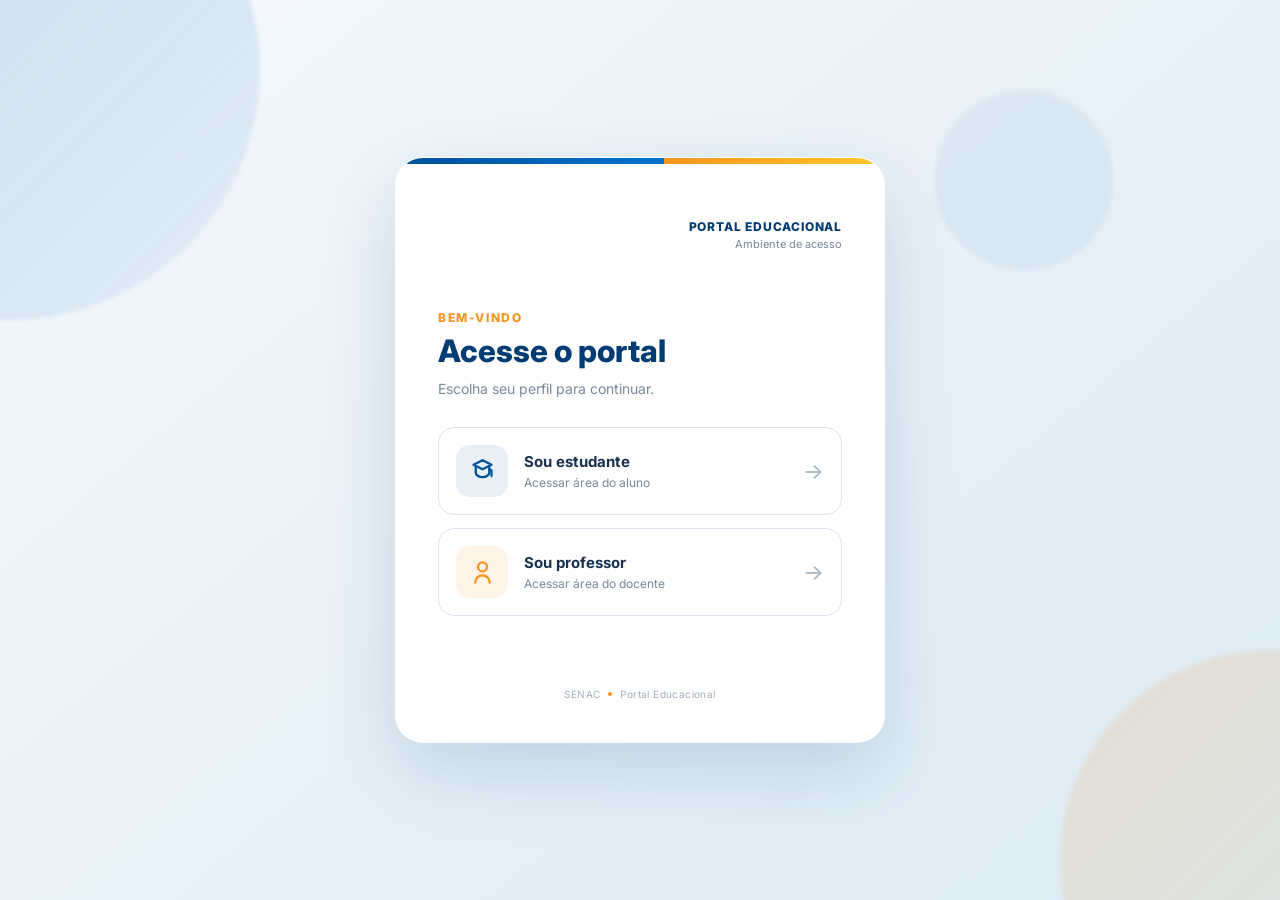
<file: index.html>
<!DOCTYPE html>
<html lang="pt-BR">
<head>
    <meta charset="UTF-8">
    <meta name="viewport" content="width=device-width, initial-scale=1.0">

    <title>Portal SENAC</title>

    <link rel="preconnect" href="https://fonts.googleapis.com">
    <link rel="preconnect" href="https://fonts.gstatic.com" crossorigin>

    <link
        href="https://fonts.googleapis.com/css2?family=Inter:wght@400;500;600;700;800&display=swap"
        rel="stylesheet"
    >

    <link rel="stylesheet" href="styles.css">
</head>

<body>

    <main class="page">

        <div class="bg-circle circle-one"></div>
        <div class="bg-circle circle-two"></div>
        <div class="bg-circle circle-three"></div>

        <section class="login-card">

            <div class="top-line"></div>

            <div class="logo-area">

                <div class="logo-box">
                    <img
                        id="senacLogo"
                        alt="Logo SENAC"
                        class="senac-logo"
                    >
                </div>

                <div class="portal-info">
                    <span>Portal Educacional</span>
                    <small>Ambiente de acesso</small>
                </div>

            </div>


            <div class="screen-container">

                <!-- ESCOLHA DE PERFIL -->
                <section id="roleScreen" class="screen active">

                    <div class="header">

                        <span class="eyebrow">
                            BEM-VINDO
                        </span>

                        <h1>
                            Acesse o portal
                        </h1>

                        <p>
                            Escolha seu perfil para continuar.
                        </p>

                    </div>


                    <div class="role-options">

                        <button
                            class="role-card"
                            onclick="selecionarTipo('estudante')"
                        >

                            <div class="role-icon">

                                <svg
                                    xmlns="http://www.w3.org/2000/svg"
                                    width="27"
                                    height="27"
                                    viewBox="0 0 24 24"
                                    fill="none"
                                    stroke="currentColor"
                                    stroke-width="2"
                                    stroke-linecap="round"
                                    stroke-linejoin="round"
                                >
                                    <path d="m4 6 8-4 8 4-8 4Z"/>
                                    <path d="m18 10 2 1v5"/>
                                    <path d="M6 8v5c0 2 2.7 4 6 4s6-2 6-4V8"/>
                                </svg>

                            </div>


                            <div class="role-text">

                                <strong>
                                    Sou estudante
                                </strong>

                                <span>
                                    Acessar área do aluno
                                </span>

                            </div>


                            <div class="role-arrow">
                                →
                            </div>

                        </button>


                        <button
                            class="role-card"
                            onclick="selecionarTipo('professor')"
                        >

                            <div class="role-icon professor">

                                <svg
                                    xmlns="http://www.w3.org/2000/svg"
                                    width="27"
                                    height="27"
                                    viewBox="0 0 24 24"
                                    fill="none"
                                    stroke="currentColor"
                                    stroke-width="2"
                                    stroke-linecap="round"
                                    stroke-linejoin="round"
                                >
                                    <circle cx="12" cy="7" r="4"/>
                                    <path d="M5.5 21a6.5 6.5 0 0 1 13 0"/>
                                </svg>

                            </div>


                            <div class="role-text">

                                <strong>
                                    Sou professor
                                </strong>

                                <span>
                                    Acessar área do docente
                                </span>

                            </div>


                            <div class="role-arrow">
                                →
                            </div>

                        </button>

                    </div>

                </section>


                <!-- LOGIN -->
                <section id="loginScreen" class="screen">

                    <button
                        class="back-button"
                        onclick="voltar()"
                        type="button"
                    >
                        <span>←</span>
                        Voltar
                    </button>


                    <div class="header">

                        <span
                            class="profile-badge"
                            id="profileBadge"
                        >
                            Estudante
                        </span>

                        <h1 id="tituloLogin">
                            Login do estudante
                        </h1>

                        <p>
                            Digite seus dados para acessar.
                        </p>

                    </div>


                    <form id="loginForm">

                        <div class="input-group">

                            <label for="user">
                                Usuário
                            </label>

                            <div class="input-wrapper">

                                <span class="input-icon">

                                    <svg
                                        xmlns="http://www.w3.org/2000/svg"
                                        width="20"
                                        height="20"
                                        viewBox="0 0 24 24"
                                        fill="none"
                                        stroke="currentColor"
                                        stroke-width="2"
                                    >
                                        <circle cx="12" cy="8" r="4"/>
                                        <path d="M4 21a8 8 0 0 1 16 0"/>
                                    </svg>

                                </span>

                                <input
                                    type="text"
                                    id="user"
                                    placeholder="Digite seu usuário"
                                    autocomplete="username"
                                >

                            </div>

                        </div>


                        <div class="input-group">

                            <label for="passwd">
                                Senha
                            </label>

                            <div class="input-wrapper">

                                <span class="input-icon">

                                    <svg
                                        xmlns="http://www.w3.org/2000/svg"
                                        width="20"
                                        height="20"
                                        viewBox="0 0 24 24"
                                        fill="none"
                                        stroke="currentColor"
                                        stroke-width="2"
                                    >
                                        <rect
                                            x="4"
                                            y="10"
                                            width="16"
                                            height="11"
                                            rx="2"
                                        />

                                        <path d="M8 10V7a4 4 0 0 1 8 0v3"/>
                                    </svg>

                                </span>

                                <input
                                    type="password"
                                    id="passwd"
                                    placeholder="Digite sua senha"
                                    autocomplete="current-password"
                                >


                                <button
                                    class="password-button"
                                    type="button"
                                    onclick="mostrarSenha()"
                                >

                                    <svg
                                        xmlns="http://www.w3.org/2000/svg"
                                        width="20"
                                        height="20"
                                        viewBox="0 0 24 24"
                                        fill="none"
                                        stroke="currentColor"
                                        stroke-width="2"
                                    >
                                        <path
                                            d="M2 12s3.5-7 10-7 10 7 10 7-3.5 7-10 7S2 12 2 12"
                                        />

                                        <circle
                                            cx="12"
                                            cy="12"
                                            r="3"
                                        />
                                    </svg>

                                </button>

                            </div>

                        </div>


                        <div
                            id="mensagem"
                            class="message"
                        ></div>


                        <button
                            class="login-button"
                            type="submit"
                        >

                            <span>
                                Entrar
                            </span>

                            <span class="login-arrow">
                                →
                            </span>

                        </button>

                    </form>

                </section>

            </div>


            <footer>

                <span>
                    SENAC
                </span>

                <div class="footer-dot"></div>

                <span>
                    Portal Educacional
                </span>

            </footer>

        </section>

    </main>

    <script src="js.js"></script>

</body>
</html>
</file>
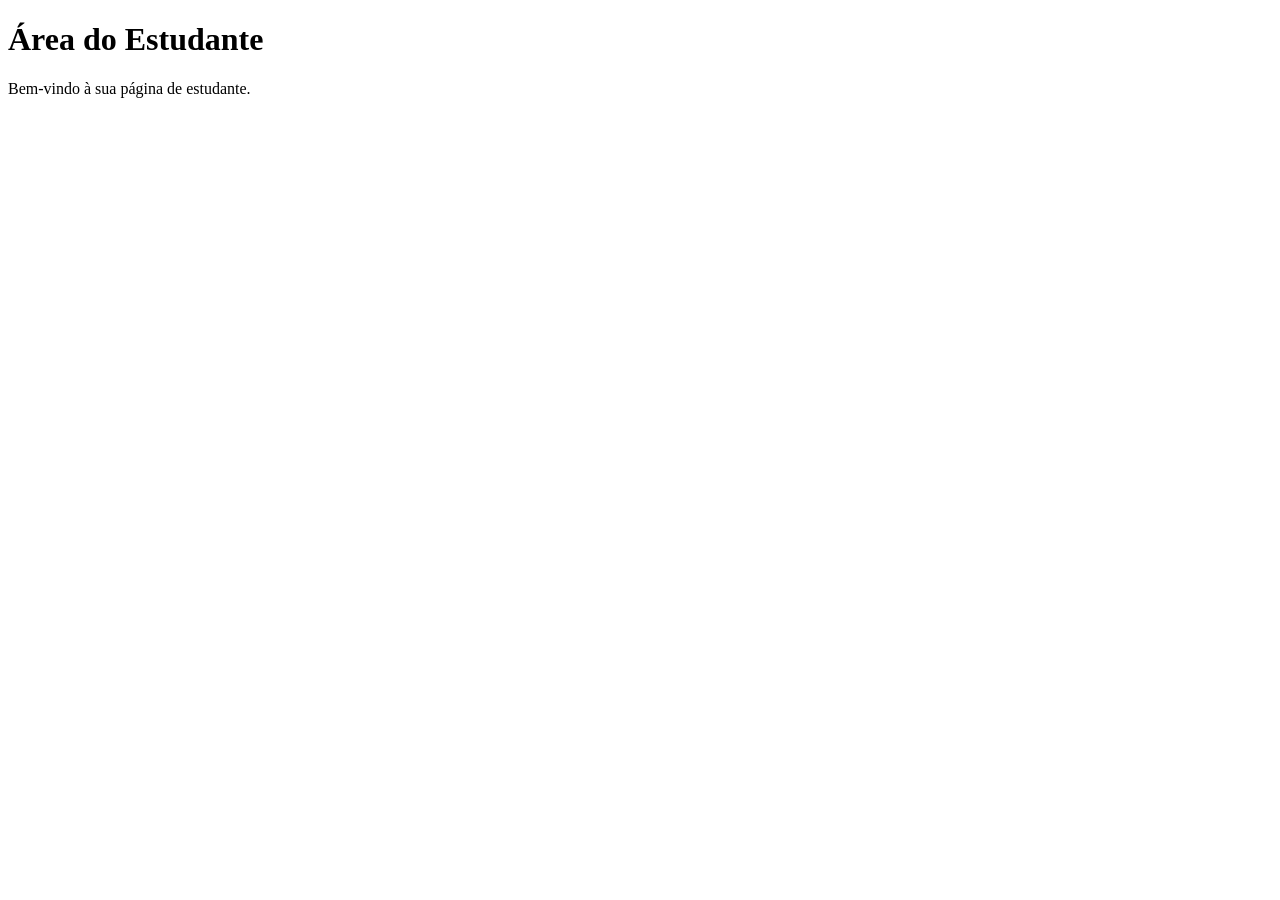
<file: estudante.html>
<!DOCTYPE html>
<html lang="pt-BR">

<head>
    <meta charset="UTF-8">
    <meta name="viewport" content="width=device-width, initial-scale=1.0">
    <title>Área do Estudante</title>
</head>

<body>

    <h1>Área do Estudante</h1>

    <p>Bem-vindo à sua página de estudante.</p>

</body>

</html>
</file>
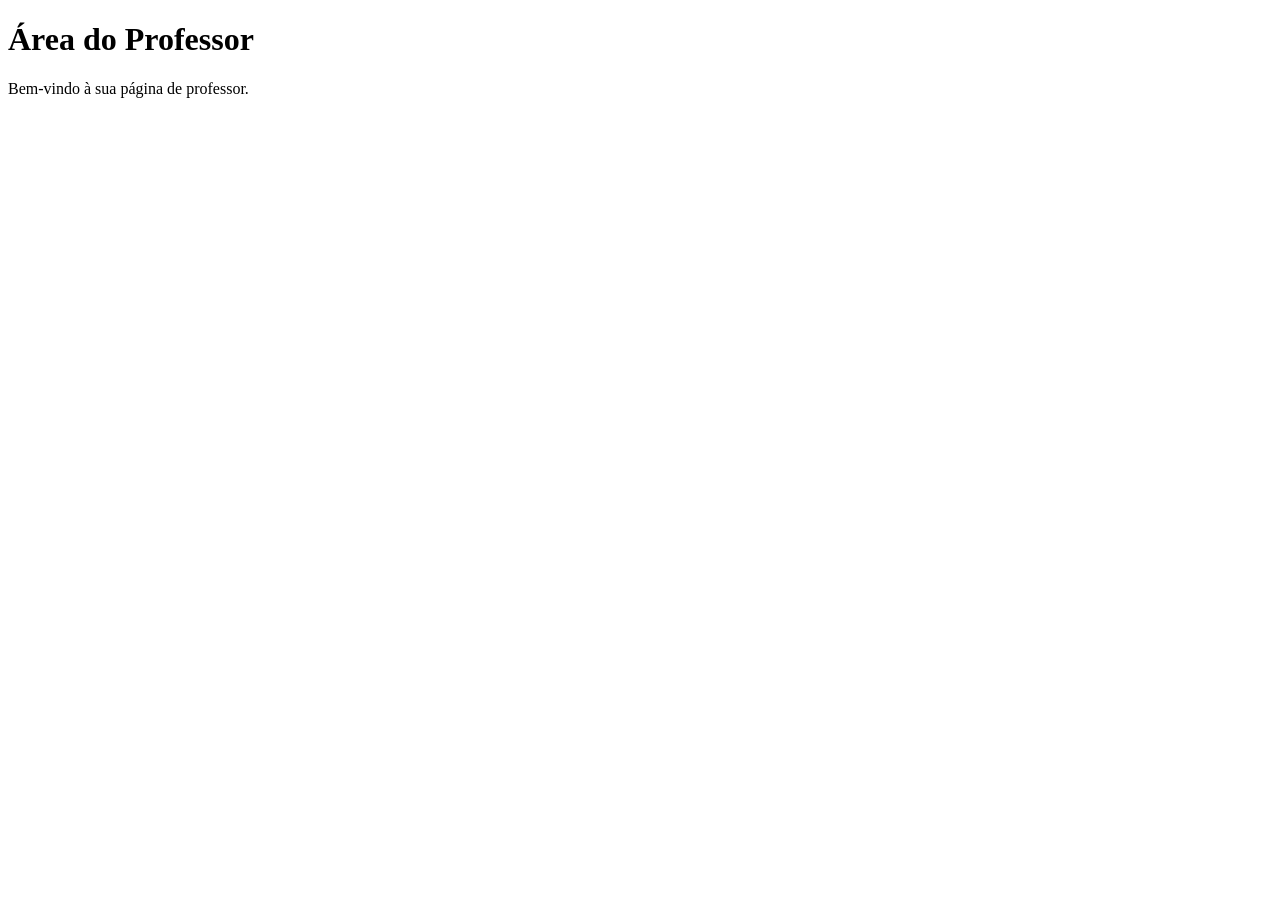
<file: professor.html>
<!DOCTYPE html>
<html lang="pt-BR">

<head>
    <meta charset="UTF-8">
    <meta name="viewport" content="width=device-width, initial-scale=1.0">
    <title>Área do Professor</title>
</head>

<body>

    <h1>Área do Professor</h1>

    <p>Bem-vindo à sua página de professor.</p>

</body>

</html>
</file>
<file: styles.css>
* {
    margin: 0;
    padding: 0;
    box-sizing: border-box;
}


:root {

    --senac-blue: #00529b;
    --senac-blue-dark: #003c74;
    --senac-blue-light: #0072ce;

    --senac-orange: #f7941d;
    --senac-yellow: #ffc72c;

    --white: #ffffff;

    --background: #edf4fa;

    --text: #17314e;
    --text-light: #76889c;

    --border: #d9e4ee;

    --ease:
        cubic-bezier(
            0.22,
            1,
            0.36,
            1
        );
}


html {
    scroll-behavior: smooth;
}


body {

    min-height: 100vh;

    font-family:
        "Inter",
        sans-serif;

    background:
        linear-gradient(
            140deg,
            #f4f9fd 0%,
            #e9f2f9 45%,
            #dcebf6 100%
        );

    color:
        var(--text);

    overflow-x: hidden;
}


button,
input {

    font-family:
        inherit;

}


button {

    border: none;

}


.page {

    position: relative;

    min-height: 100vh;

    display: flex;

    align-items: center;

    justify-content: center;

    padding:
        40px 20px;

    overflow: hidden;

}


/* FUNDO */

.bg-circle {

    position: absolute;

    border-radius:
        50%;

    pointer-events:
        none;

    filter:
        blur(2px);

}


.circle-one {

    width: 500px;

    height: 500px;

    left: -240px;

    top: -180px;

    background:
        linear-gradient(
            135deg,
            rgba(0, 82, 155, .20),
            rgba(0, 114, 206, .05)
        );

    animation:
        floatOne 14s ease-in-out infinite;

}


.circle-two {

    width: 420px;

    height: 420px;

    right: -200px;

    bottom: -170px;

    background:
        linear-gradient(
            135deg,
            rgba(247, 148, 29, .17),
            rgba(255, 199, 44, .05)
        );

    animation:
        floatTwo 16s ease-in-out infinite;

}


.circle-three {

    width: 180px;

    height: 180px;

    right: 13%;

    top: 10%;

    background:
        rgba(0, 82, 155, .06);

    animation:
        floatThree 12s ease-in-out infinite;

}


@keyframes floatOne {

    0%,
    100% {
        transform:
            translate3d(0, 0, 0);
    }

    50% {
        transform:
            translate3d(
                25px,
                20px,
                0
            );
    }

}


@keyframes floatTwo {

    0%,
    100% {
        transform:
            translate3d(0, 0, 0);
    }

    50% {
        transform:
            translate3d(
                -30px,
                -20px,
                0
            );
    }

}


@keyframes floatThree {

    0%,
    100% {
        transform:
            translateY(0);
    }

    50% {
        transform:
            translateY(-18px);
    }

}


/* CARD */

.login-card {

    position: relative;

    z-index: 5;

    width: 100%;

    max-width: 490px;

    background:
        rgba(
            255,
            255,
            255,
            .97
        );

    border:
        1px solid
        rgba(
            255,
            255,
            255,
            .75
        );

    border-radius:
        28px;

    padding:
        42px;

    box-shadow:
        0 30px 75px
        rgba(
            0,
            60,
            116,
            .16
        );

    backdrop-filter:
        blur(20px);

    animation:
        cardEnter
        .8s
        var(--ease);

    overflow: hidden;

}


@keyframes cardEnter {

    from {

        opacity: 0;

        transform:
            translateY(30px)
            scale(.98);

    }

    to {

        opacity: 1;

        transform:
            translateY(0)
            scale(1);

    }

}


/* LINHA SUPERIOR */

.top-line {

    position: absolute;

    top: 0;

    left: 0;

    width: 100%;

    height: 6px;

    background:
        linear-gradient(
            90deg,
            var(--senac-blue),
            var(--senac-blue-light) 55%,
            var(--senac-orange) 55%,
            var(--senac-yellow)
        );

}


/* LOGO */

.logo-area {

    display: flex;

    align-items: center;

    justify-content:
        space-between;

    gap: 20px;

    margin-bottom:
        36px;

}


.logo-box {

    min-width:
        140px;

    min-height:
        70px;

    display:
        flex;

    align-items:
        center;

    justify-content:
        flex-start;

}


.senac-logo {

    display: block;

    max-width:
        145px;

    max-height:
        72px;

    object-fit:
        contain;

    opacity: 0;

    transform:
        translateY(5px);

    transition:
        opacity
        .6s
        var(--ease),
        transform
        .6s
        var(--ease);

}


.senac-logo.loaded {

    opacity: 1;

    transform:
        translateY(0);

}


.portal-info {

    display:
        flex;

    flex-direction:
        column;

    text-align:
        right;

    gap: 3px;

}


.portal-info span {

    color:
        var(--senac-blue-dark);

    font-size:
        12px;

    font-weight:
        800;

    letter-spacing:
        .8px;

    text-transform:
        uppercase;

}


.portal-info small {

    color:
        var(--text-light);

    font-size:
        11px;

}


/* TELA */

.screen-container {

    position:
        relative;

    min-height:
        345px;

}


.screen {

    position:
        absolute;

    inset: 0;

    opacity:
        0;

    visibility:
        hidden;

    pointer-events:
        none;

    transform:
        translateX(30px)
        scale(.985);

    transition:
        opacity
        .5s
        var(--ease),
        transform
        .5s
        var(--ease),
        visibility
        .5s;

}


.screen.active {

    opacity:
        1;

    visibility:
        visible;

    pointer-events:
        auto;

    transform:
        translateX(0)
        scale(1);

}


.screen.exit-left {

    opacity:
        0;

    transform:
        translateX(-30px)
        scale(.985);

}


/* TEXTO */

.header {

    margin-bottom:
        27px;

}


.eyebrow {

    display:
        inline-block;

    margin-bottom:
        8px;

    color:
        var(--senac-orange);

    font-size:
        12px;

    font-weight:
        800;

    letter-spacing:
        1.6px;

}


.header h1 {

    color:
        var(--senac-blue-dark);

    font-size:
        31px;

    line-height:
        1.15;

    font-weight:
        800;

    margin-bottom:
        9px;

}


.header p {

    color:
        var(--text-light);

    font-size:
        14px;

    line-height:
        1.6;

}


/* PERFIS */

.role-options {

    display:
        flex;

    flex-direction:
        column;

    gap:
        13px;

}


.role-card {

    width:
        100%;

    display:
        flex;

    align-items:
        center;

    gap:
        16px;

    padding:
        17px;

    border-radius:
        16px;

    background:
        #ffffff;

    border:
        1px solid
        var(--border);

    cursor:
        pointer;

    text-align:
        left;

    transition:
        transform
        .4s
        var(--ease),
        border-color
        .4s
        var(--ease),
        box-shadow
        .4s
        var(--ease),
        background
        .4s
        var(--ease);

}


.role-card:hover {

    transform:
        translateY(-4px);

    border-color:
        rgba(
            0,
            82,
            155,
            .45
        );

    background:
        #fafdff;

    box-shadow:
        0 14px 28px
        rgba(
            0,
            82,
            155,
            .10
        );

}


.role-icon {

    width:
        52px;

    height:
        52px;

    flex-shrink:
        0;

    display:
        flex;

    align-items:
        center;

    justify-content:
        center;

    color:
        var(--senac-blue);

    background:
        rgba(
            0,
            82,
            155,
            .09
        );

    border-radius:
        14px;

    transition:
        transform
        .45s
        var(--ease),
        background
        .45s
        var(--ease);

}


.role-icon.professor {

    color:
        var(--senac-orange);

    background:
        rgba(
            247,
            148,
            29,
            .11
        );

}


.role-card:hover
.role-icon {

    transform:
        scale(1.08)
        rotate(-3deg);

}


.role-text {

    flex: 1;

    display:
        flex;

    flex-direction:
        column;

    gap:
        4px;

}


.role-text strong {

    color:
        var(--text);

    font-size:
        15px;

    font-weight:
        700;

}


.role-text span {

    color:
        var(--text-light);

    font-size:
        12px;

}


.role-arrow {

    color:
        #a5b4c3;

    font-size:
        22px;

    transition:
        color
        .4s
        var(--ease),
        transform
        .4s
        var(--ease);

}


.role-card:hover
.role-arrow {

    color:
        var(--senac-orange);

    transform:
        translateX(6px);

}


/* VOLTAR */

.back-button {

    display:
        inline-flex;

    align-items:
        center;

    gap:
        7px;

    margin-bottom:
        20px;

    background:
        transparent;

    color:
        var(--text-light);

    font-size:
        13px;

    cursor:
        pointer;

    transition:
        color
        .3s
        var(--ease),
        transform
        .3s
        var(--ease);

}


.back-button:hover {

    color:
        var(--senac-blue);

    transform:
        translateX(-3px);

}


/* BADGE */

.profile-badge {

    display:
        inline-flex;

    align-items:
        center;

    padding:
        7px 12px;

    margin-bottom:
        12px;

    border-radius:
        20px;

    background:
        rgba(
            0,
            82,
            155,
            .09
        );

    color:
        var(--senac-blue);

    font-size:
        11px;

    font-weight:
        800;

    text-transform:
        uppercase;

    letter-spacing:
        .9px;

}


/* INPUTS */

.input-group {

    margin-bottom:
        17px;

}


.input-group label {

    display:
        block;

    margin-bottom:
        7px;

    color:
        var(--text);

    font-size:
        13px;

    font-weight:
        650;

}


.input-wrapper {

    position:
        relative;

    display:
        flex;

    align-items:
        center;

}


.input-icon {

    position:
        absolute;

    left:
        15px;

    display:
        flex;

    color:
        #91a3b5;

    pointer-events:
        none;

    transition:
        color
        .3s
        var(--ease);

}


.input-wrapper input {

    width:
        100%;

    height:
        52px;

    padding:
        0 48px;

    border:
        1.5px solid
        var(--border);

    border-radius:
        13px;

    background:
        #fbfdff;

    color:
        var(--text);

    font-size:
        14px;

    outline:
        none;

    transition:
        border-color
        .35s
        var(--ease),
        box-shadow
        .35s
        var(--ease),
        background
        .35s
        var(--ease),
        transform
        .35s
        var(--ease);

}


.input-wrapper input:focus {

    border-color:
        var(--senac-blue);

    background:
        #ffffff;

    box-shadow:
        0 0 0 4px
        rgba(
            0,
            82,
            155,
            .08
        );

}


.input-wrapper:focus-within .input-icon {

    color:
        var(--senac-blue);

}


.input-wrapper
input::placeholder {

    color:
        #a7b4c0;

}


/* SENHA */

.password-button {

    position:
        absolute;

    right:
        13px;

    display:
        flex;

    align-items:
        center;

    justify-content:
        center;

    padding:
        6px;

    border-radius:
        8px;

    background:
        transparent;

    color:
        #91a3b5;

    cursor:
        pointer;

    transition:
        color
        .3s
        var(--ease),
        background
        .3s
        var(--ease);

}


.password-button:hover {

    color:
        var(--senac-blue);

    background:
        rgba(
            0,
            82,
            155,
            .06
        );

}


/* MENSAGENS */

.message {

    max-height:
        0;

    opacity:
        0;

    overflow:
        hidden;

    margin-bottom:
        0;

    padding:
        0 13px;

    border-radius:
        10px;

    font-size:
        12px;

    transform:
        translateY(-5px);

    transition:
        all
        .4s
        var(--ease);

}


.message.error,
.message.success {

    max-height:
        70px;

    opacity:
        1;

    padding:
        11px 13px;

    margin-bottom:
        15px;

    transform:
        translateY(0);

}


.message.error {

    background:
        #fff3f2;

    border:
        1px solid
        #ffd5d1;

    color:
        #b43b32;

}


.message.success {

    background:
        #edf9f3;

    border:
        1px solid
        #caead8;

    color:
        #25754b;

}


/* BOTÃO LOGIN */

.login-button {

    width:
        100%;

    height:
        54px;

    display:
        flex;

    align-items:
        center;

    justify-content:
        center;

    gap:
        10px;

    margin-top:
        5px;

    border-radius:
        13px;

    background:
        linear-gradient(
            100deg,
            var(--senac-orange),
            #ff7d16
        );

    color:
        #ffffff;

    font-size:
        14px;

    font-weight:
        750;

    cursor:
        pointer;

    box-shadow:
        0 12px 24px
        rgba(
            247,
            148,
            29,
            .23
        );

    transition:
        transform
        .4s
        var(--ease),
        box-shadow
        .4s
        var(--ease),
        filter
        .4s
        var(--ease);

}


.login-button:hover {

    transform:
        translateY(-3px);

    box-shadow:
        0 17px 32px
        rgba(
            247,
            148,
            29,
            .31
        );

    filter:
        brightness(1.03);

}


.login-button:active {

    transform:
        translateY(0)
        scale(.985);

}


.login-arrow {

    font-size:
        18px;

    transition:
        transform
        .4s
        var(--ease);

}


.login-button:hover
.login-arrow {

    transform:
        translateX(5px);

}


/* FOOTER */

footer {

    display:
        flex;

    align-items:
        center;

    justify-content:
        center;

    gap:
        8px;

    margin-top:
        37px;

    color:
        #a0adba;

    font-size:
        10px;

    letter-spacing:
        .4px;

}


.footer-dot {

    width:
        4px;

    height:
        4px;

    border-radius:
        50%;

    background:
        var(--senac-orange);

}


/* RESPONSIVO */

@media
(max-width: 540px) {

    .page {

        padding:
            20px 15px;

    }


    .login-card {

        padding:
            32px 24px;

        border-radius:
            23px;

    }


    .logo-area {

        margin-bottom:
            30px;

    }


    .logo-box {

        min-width:
            110px;

    }


    .senac-logo {

        max-width:
            115px;

    }


    .portal-info span {

        font-size:
            10px;

    }


    .portal-info small {

        font-size:
            9px;

    }


    .header h1 {

        font-size:
            27px;

    }


    .screen-container {

        min-height:
            355px;

    }

}
</file>
